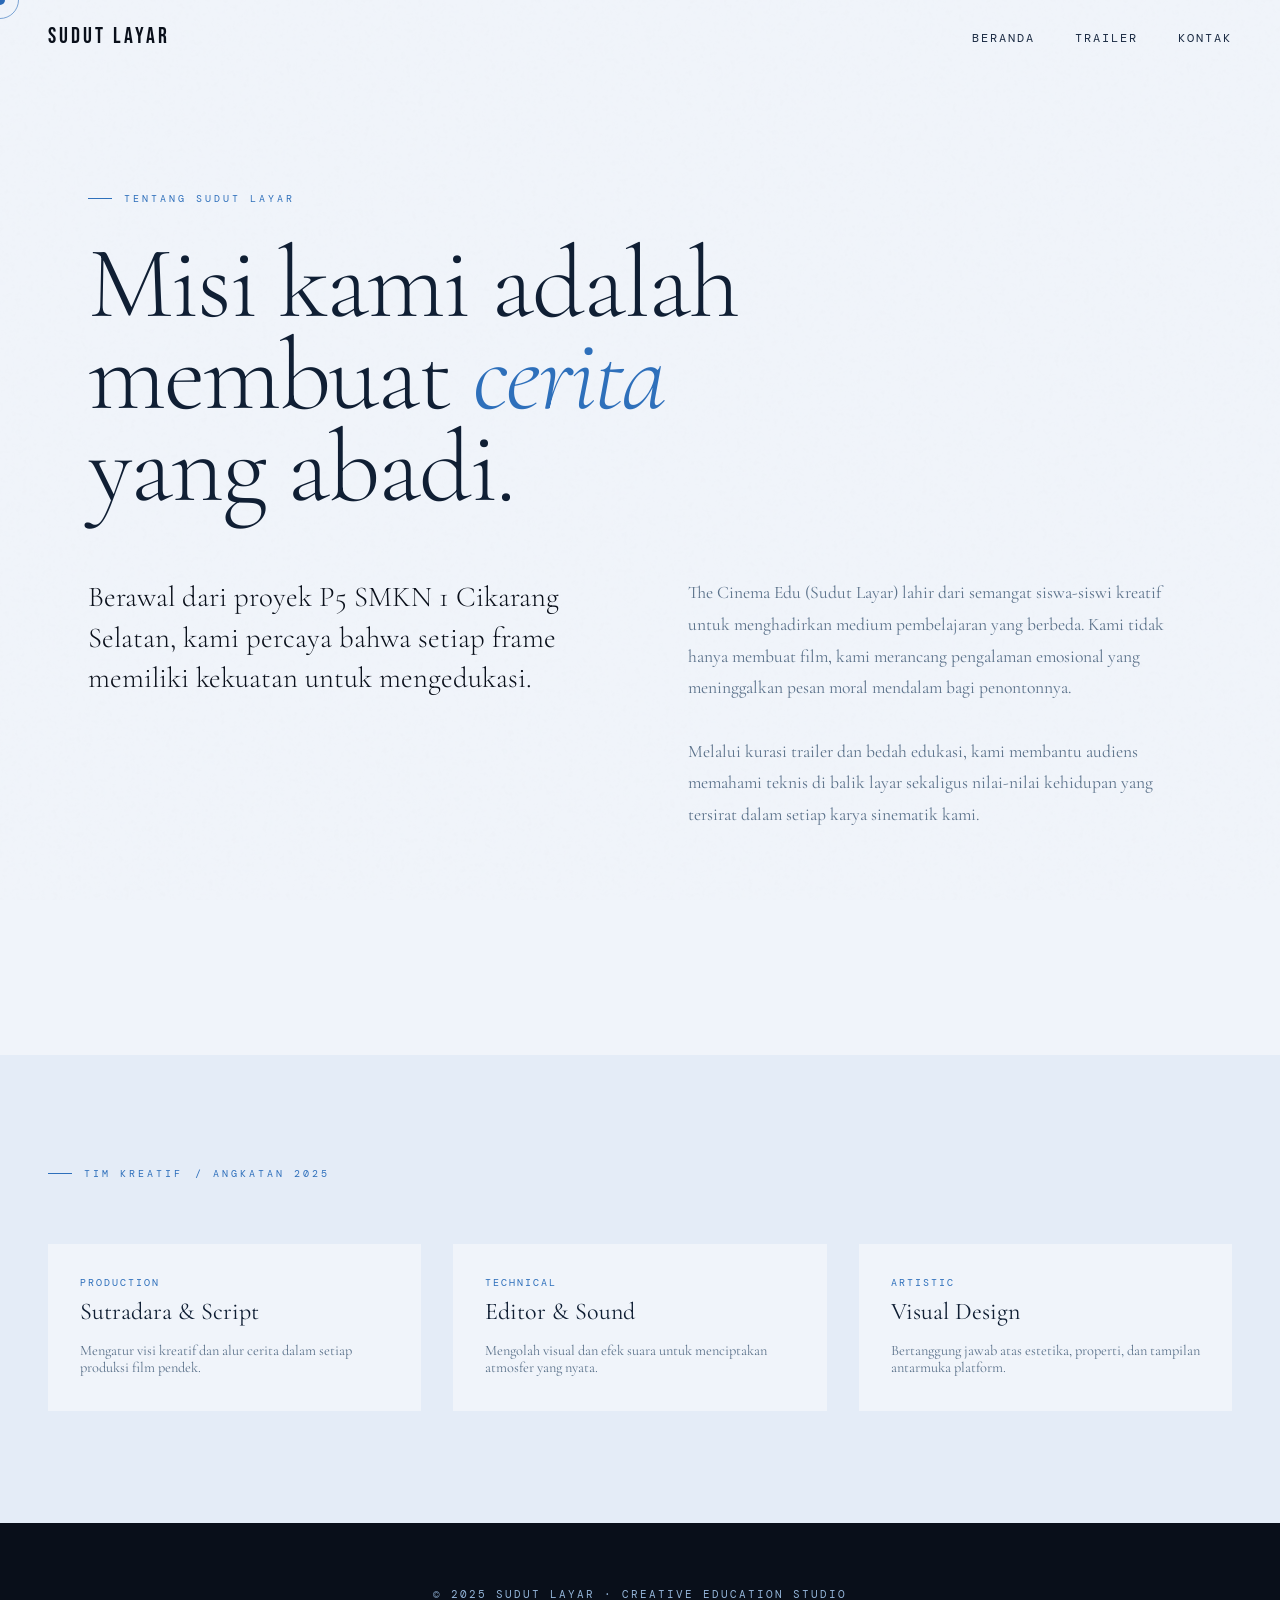
<file: about.html>
<!DOCTYPE html>
<html lang="id">
<head>
<meta charset="UTF-8">
<meta name="viewport" content="width=device-width, initial-scale=1.0">
<title>Tentang Kami - Sudut Layar</title>
<link rel="preconnect" href="https://fonts.googleapis.com">
<link href="https://fonts.googleapis.com/css2?family=Cormorant+Garamond:ital,wght@0,300;0,400;0,600;1,300;1,400&family=DM+Mono:wght@300;400;500&family=Bebas+Neue&display=swap" rel="stylesheet">

<style>
/* Mengambil variabel warna dan dasar dari index.html */
:root {
  --ink: #090f1a;
  --paper: #f0f4fa;
  --cream: #e4ecf7;
  --warm: #93b4d8;
  --copper: #2d6fbb;
  --rust: #1a3f72;
  --charcoal: #1a2a42;
  --text: #0f1e33;
  --muted: #5a718a;
}

*, *::before, *::after { margin:0; padding:0; box-sizing:border-box; }
html { scroll-behavior: smooth; }
body {
  background: var(--paper);
  color: var(--text);
  font-family: 'Cormorant Garamond', serif;
  cursor: none;
  overflow-x: hidden;
}

/* ── NOISE & CURSOR (Konsistensi dengan Index) ── */
body::after {
  content: '';
  position: fixed;
  inset: 0;
  background-image: url("data:image/svg+xml,%3Csvg viewBox='0 0 200 200' xmlns='http://www.w3.org/2000/svg'%3E%3Cfilter id='n'%3E%3CfeTurbulence type='fractalNoise' baseFrequency='0.75' numOctaves='4' stitchTiles='stitch'/%3E%3C/filter%3E%3Crect width='100%25' height='100%25' filter='url(%23n)' opacity='0.03'/%3E%3C/svg%3E");
  pointer-events: none;
  z-index: 9990;
  opacity: 0.5;
}

.cursor {
  position: fixed;
  width: 10px; height: 10px;
  border-radius: 50%;
  background: var(--copper);
  pointer-events: none;
  z-index: 9999;
  transform: translate(-50%, -50%);
  transition: transform 0.1s;
  mix-blend-mode: multiply;
}

.cursor-ring {
  position: fixed;
  width: 38px; height: 38px;
  border-radius: 50%;
  border: 1px solid var(--copper);
  pointer-events: none;
  z-index: 9998;
  transform: translate(-50%, -50%);
  transition: all 0.18s ease;
  opacity: 0.6;
}

/* ── NAV ── */
nav {
  position: absolute;
  top: 0; left: 0; right: 0;
  z-index: 500;
  padding: 1.5rem 3rem;
  display: flex;
  align-items: center;
  justify-content: space-between;
}

.nav-logo {
  display: flex;
  align-items: center;
  gap: 0.75rem;
  text-decoration: none;
}

.logo-main {
  font-family: 'Bebas Neue', sans-serif;
  font-size: 1.35rem;
  letter-spacing: 3px;
  color: var(--ink);
}

.nav-links {
  display: flex;
  gap: 2.5rem;
  list-style: none;
}

.nav-links a {
  font-family: 'DM Mono', monospace;
  font-size: 0.72rem;
  letter-spacing: 2px;
  text-transform: uppercase;
  color: var(--charcoal);
  text-decoration: none;
}

/* ── ABOUT CONTENT ── */
.about-hero {
  padding: 12rem 3rem 6rem;
  max-width: 1200px;
  margin: 0 auto;
}

.section-tag {
  font-family: 'DM Mono', monospace;
  font-size: 0.65rem;
  letter-spacing: 3px;
  text-transform: uppercase;
  color: var(--copper);
  margin-bottom: 2rem;
  display: flex;
  align-items: center;
  gap: 0.75rem;
}

.section-tag::before {
  content: '';
  width: 24px; height: 1px;
  background: var(--copper);
}

.huge-title {
  font-size: clamp(3.5rem, 8vw, 8rem);
  line-height: 0.9;
  font-weight: 300;
  letter-spacing: -2px;
  margin-bottom: 4rem;
}

.huge-title em {
  font-style: italic;
  color: var(--copper);
}

.about-grid {
  display: grid;
  grid-template-columns: 1fr 1fr;
  gap: 6rem;
  margin-bottom: 8rem;
}

.about-text-large {
  font-size: 1.8rem;
  line-height: 1.4;
  font-weight: 300;
  color: var(--ink);
}

.about-details {
  font-size: 1.1rem;
  line-height: 1.8;
  color: var(--muted);
}

.team-section {
  background: var(--cream);
  padding: 7rem 3rem;
}

.team-grid {
  display: grid;
  grid-template-columns: repeat(auto-fit, minmax(250px, 1fr));
  gap: 2rem;
  margin-top: 4rem;
}

.team-card {
  background: var(--paper);
  padding: 2rem;
  border-bottom: 3px solid transparent;
  transition: all 0.3s ease;
}

.team-card:hover {
  border-bottom-color: var(--copper);
  transform: translateY(-10px);
}

.team-role {
  font-family: 'DM Mono', monospace;
  font-size: 0.6rem;
  letter-spacing: 2px;
  text-transform: uppercase;
  color: var(--copper);
  margin-bottom: 0.5rem;
}

.team-name {
  font-size: 1.5rem;
  font-weight: 400;
  margin-bottom: 1rem;
}

footer {
  padding: 4rem 3rem;
  background: var(--ink);
  color: var(--warm);
  text-align: center;
  font-family: 'DM Mono', monospace;
  font-size: 0.7rem;
  letter-spacing: 2px;
}

@media (max-width: 900px) {
  .about-grid { grid-template-columns: 1fr; gap: 3rem; }
  .huge-title { font-size: 4rem; }
  nav { padding: 1.5rem; }
  .nav-links { display: none; }
}
</style>
</head>
<body>

<div class="cursor" id="cursor"></div>
<div class="cursor-ring" id="cursorRing"></div>

<nav>
  <a href="index.html" class="nav-logo">
    <div class="logo-wordmark">
      <span class="logo-main">SUDUT LAYAR</span>
    </div>
  </a>
  <ul class="nav-links">
    <li><a href="index.html">Beranda</a></li>
    <li><a href="index.html#work">Trailer</a></li>
    <li><a href="index.html#contact">Kontak</a></li>
  </ul>
</nav>

<section class="about-hero">
  <div class="section-tag">Tentang Sudut Layar</div>
  <h1 class="huge-title">Misi kami adalah<br>membuat <em>cerita</em><br>yang abadi.</h1>

  <div class="about-grid">
    <div class="about-text-large">
      Berawal dari proyek P5 SMKN 1 Cikarang Selatan, kami percaya bahwa setiap frame memiliki kekuatan untuk mengedukasi.
    </div>
    <div class="about-details">
      <p>The Cinema Edu (Sudut Layar) lahir dari semangat siswa-siswi kreatif untuk menghadirkan medium pembelajaran yang berbeda. Kami tidak hanya membuat film, kami merancang pengalaman emosional yang meninggalkan pesan moral mendalam bagi penontonnya.</p>
      <br>
      <p>Melalui kurasi trailer dan bedah edukasi, kami membantu audiens memahami teknis di balik layar sekaligus nilai-nilai kehidupan yang tersirat dalam setiap karya sinematik kami.</p>
    </div>
  </div>
</section>

<section class="team-section">
  <div class="section-tag">Tim Kreatif <span>/ Angkatan 2025</span></div>
  <div class="team-grid">
    <div class="team-card">
      <div class="team-role">Production</div>
      <div class="team-name">Sutradara & Script</div>
      <p style="font-size: 0.9rem; color: var(--muted);">Mengatur visi kreatif dan alur cerita dalam setiap produksi film pendek.</p>
    </div>
    <div class="team-card">
      <div class="team-role">Technical</div>
      <div class="team-name">Editor & Sound</div>
      <p style="font-size: 0.9rem; color: var(--muted);">Mengolah visual dan efek suara untuk menciptakan atmosfer yang nyata.</p>
    </div>
    <div class="team-card">
      <div class="team-role">Artistic</div>
      <div class="team-name">Visual Design</div>
      <p style="font-size: 0.9rem; color: var(--muted);">Bertanggung jawab atas estetika, properti, dan tampilan antarmuka platform.</p>
    </div>
  </div>
</section>

<footer>
  © 2025 SUDUT LAYAR · CREATIVE EDUCATION STUDIO
</footer>

<script>
// Sinkronisasi Cursor dari index.html
const cur = document.getElementById('cursor');
const ring = document.getElementById('cursorRing');
let mx = 0, my = 0, rx = 0, ry = 0;

document.addEventListener('mousemove', e => { mx = e.clientX; my = e.clientY; });

function animCursor() {
  cur.style.left = mx + 'px';
  cur.style.top  = my + 'px';
  rx += (mx - rx) * 0.12;
  ry += (my - ry) * 0.12;
  ring.style.left = rx + 'px';
  ring.style.top  = ry + 'px';
  requestAnimationFrame(animCursor);
}
animCursor();
</script>

</body>
</html>
</file>
